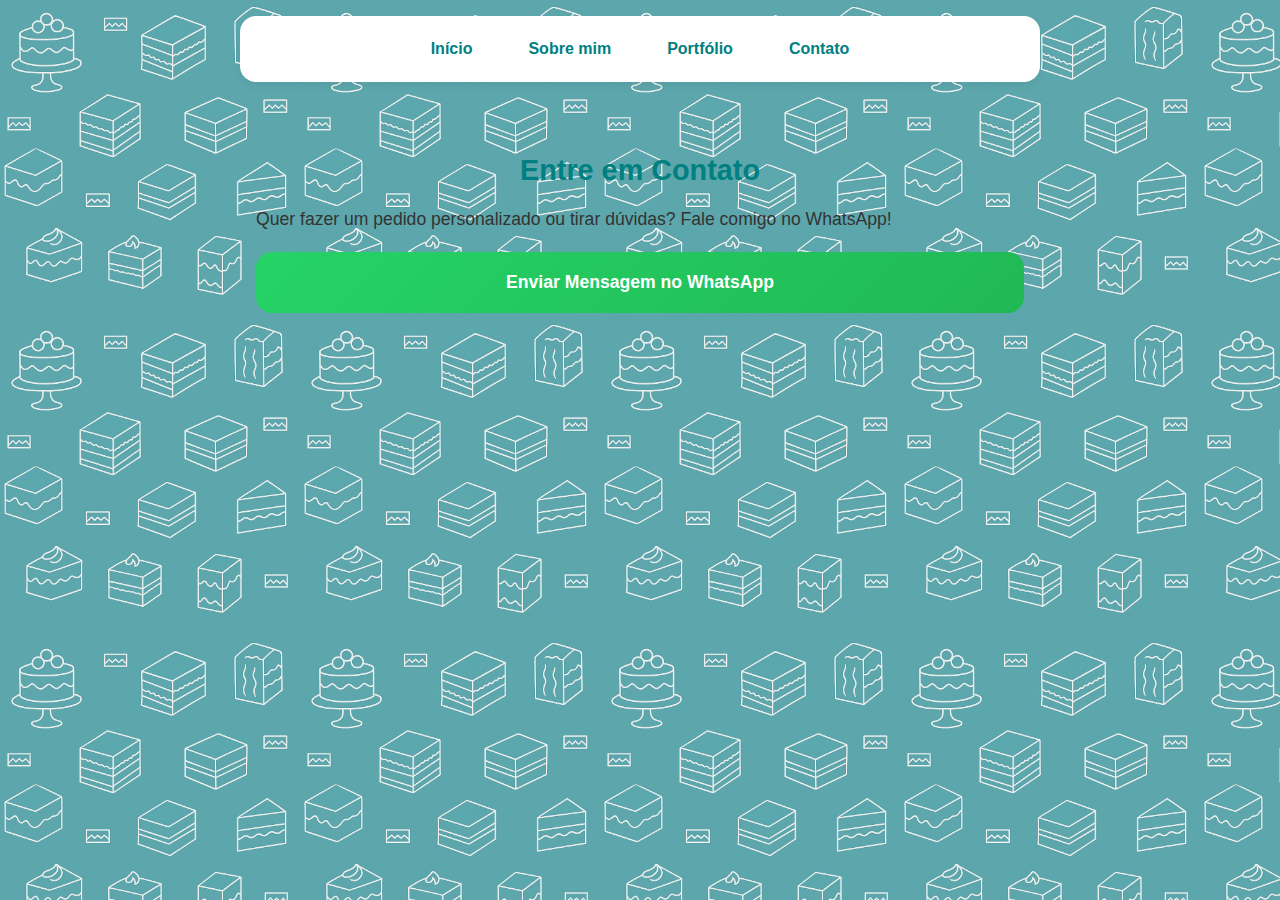
<file: contato.html>
<!DOCTYPE html>
<html lang="pt-BR">
<head>
  <meta charset="UTF-8">
  <meta name="viewport" content="width=device-width, initial-scale=1.0">
  <title>Contato - Italo Cakes</title>
  <link rel="stylesheet" href="style.css">
</head>
<body>
  <nav class="menu">
    <a href="index.html">Início</a>
    <a href="sobre.html">Sobre mim</a>
    <a href="portfolio.html">Portfólio</a>
    <a href="contato.html">Contato</a>
  </nav>

  <section>
    <h2>Entre em Contato</h2>
    <p>Quer fazer um pedido personalizado ou tirar dúvidas? Fale comigo no WhatsApp!</p>
    <a href="https://wa.me/5599999999999" target="_blank" class="whatsapp">Enviar Mensagem no WhatsApp</a>
  </section>
</body>
</html>
</file>
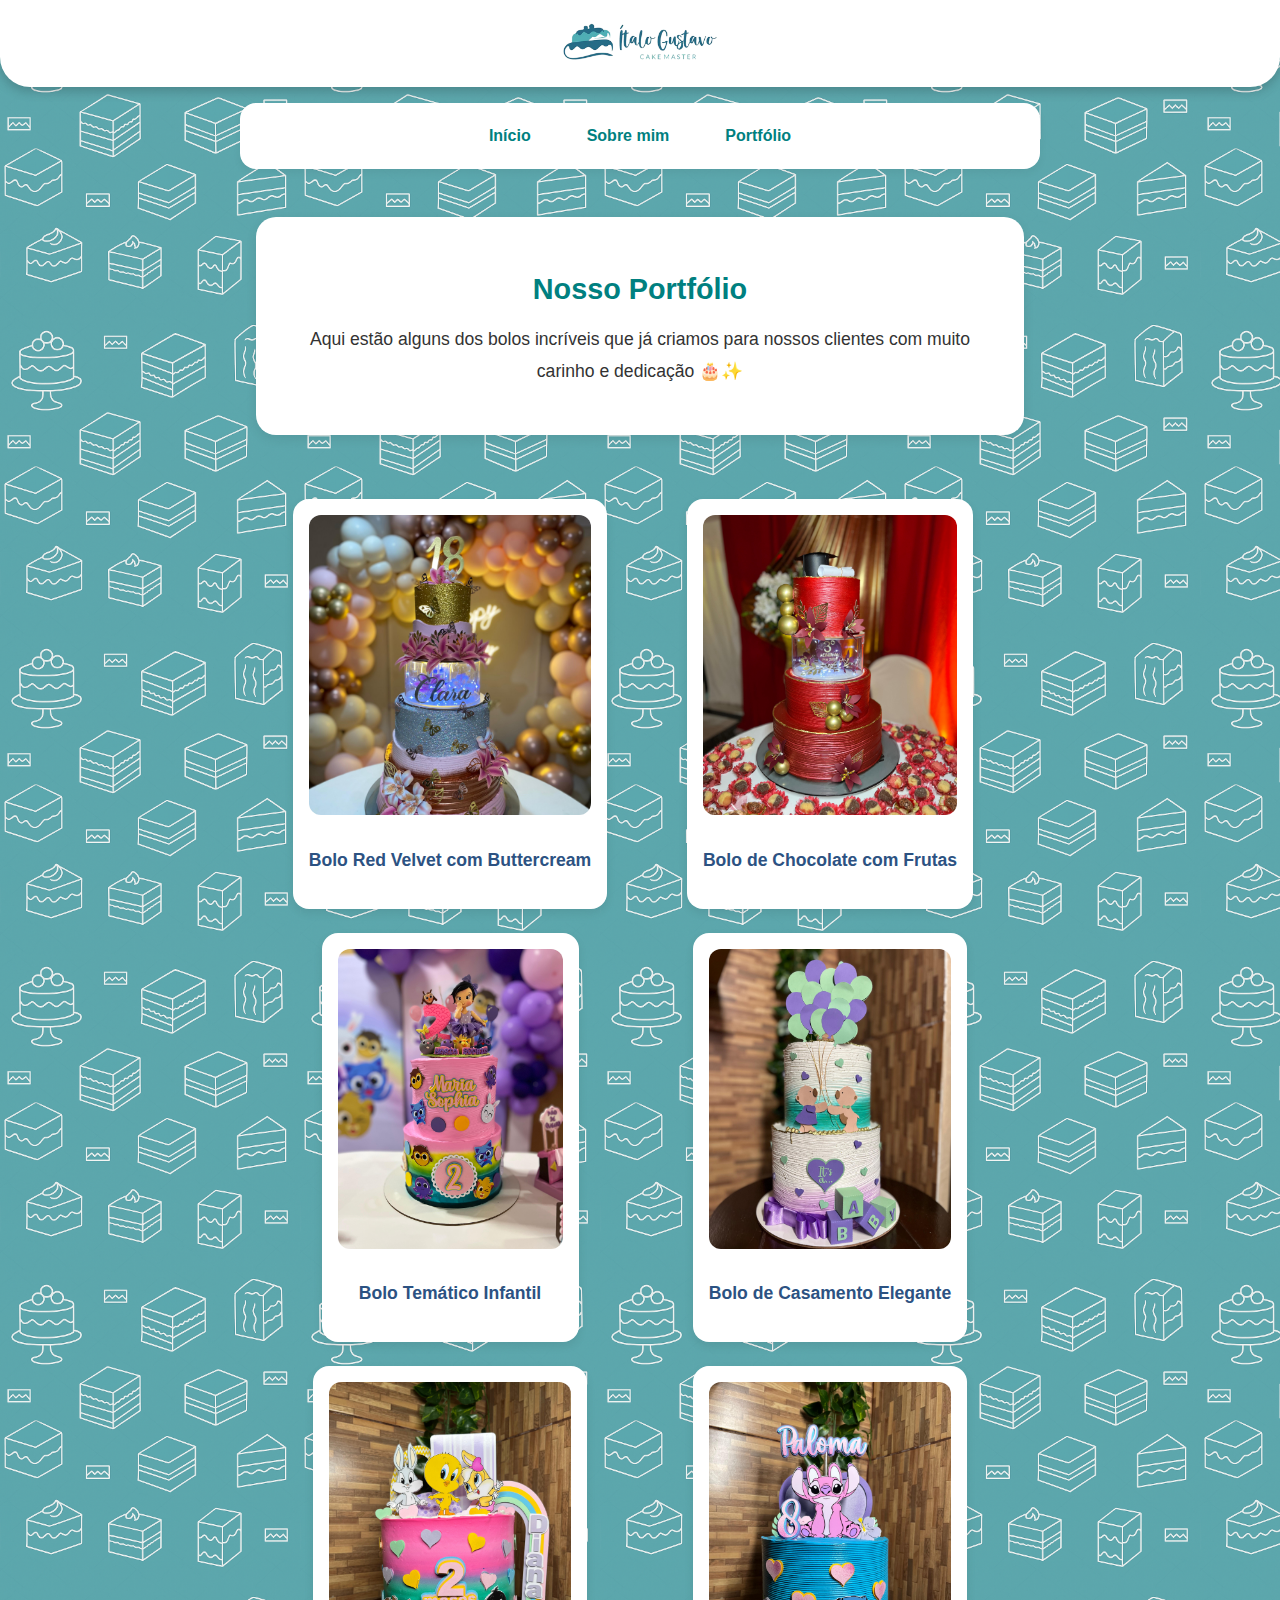
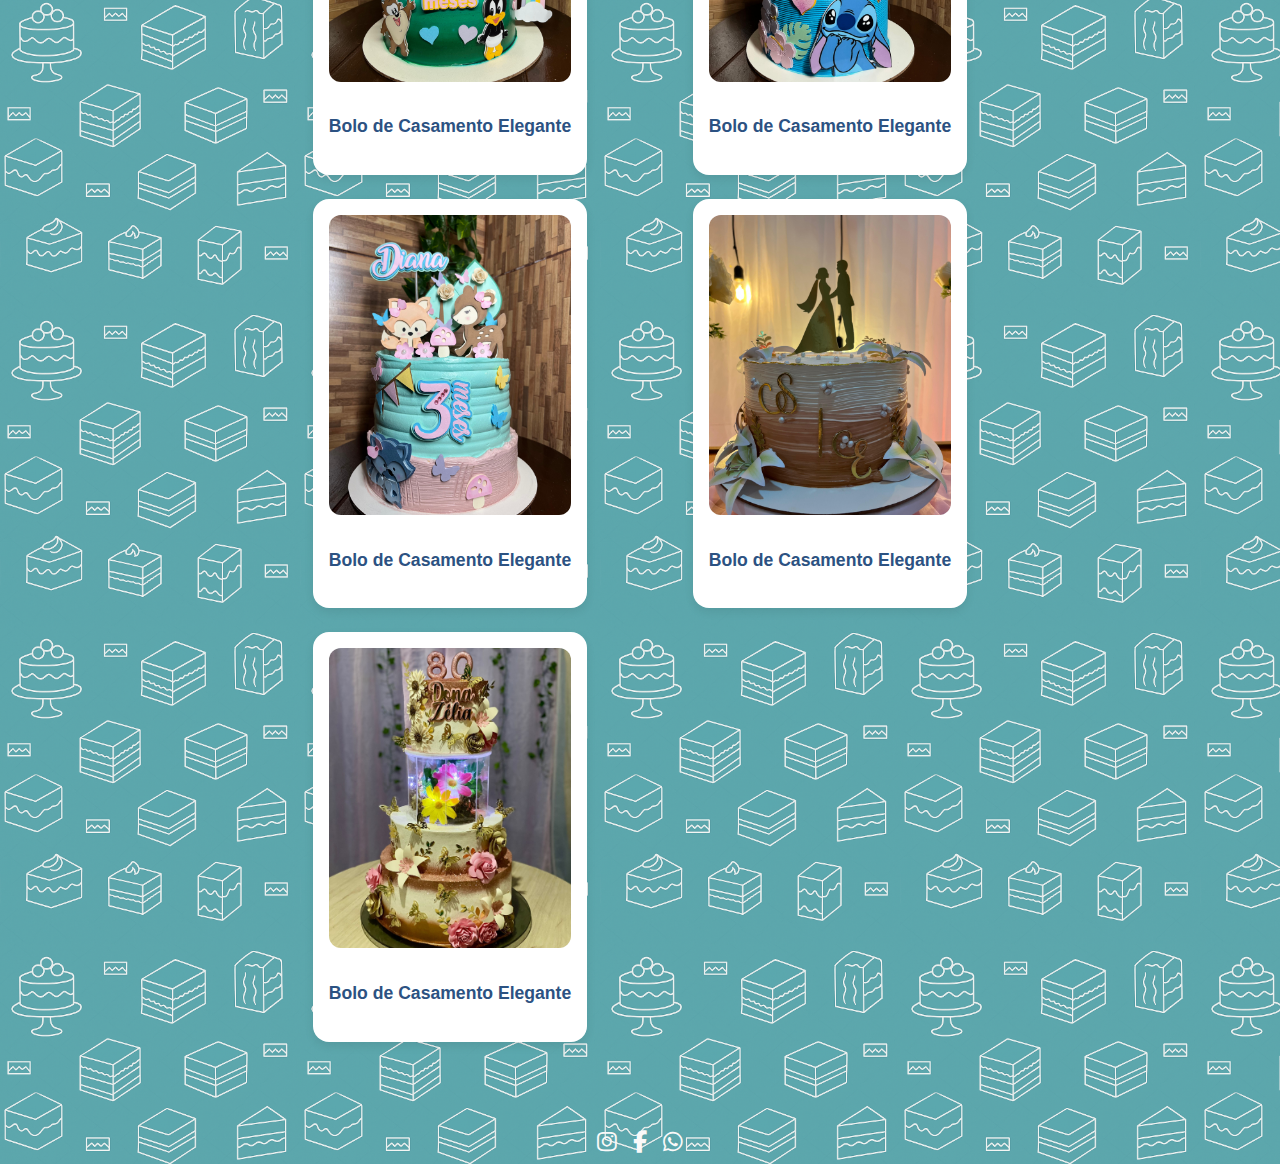
<file: portfolio.html>
<!DOCTYPE html>
<html lang="pt-BR">
<head>
  <meta charset="UTF-8" />
  <meta name="viewport" content="width=device-width, initial-scale=1.0"/>
  <title>Portfólio - Italo Cakes</title>
  <link rel="stylesheet" href="style.css" />
  <link rel="stylesheet" href="https://cdnjs.cloudflare.com/ajax/libs/font-awesome/6.4.0/css/all.min.css" />
</head>
<body>

<header class="banner-header">
  <img src="img/banner-topo.png" alt="Banner Italo Cakes" class="banner-img" />
</header>
<nav class="menu">
  <a href="home.html">Início</a>
  <a href="sobre.html">Sobre mim</a>
  <a href="portfolio.html">Portfólio</a>
</nav>
<section class="card">
  <div class="portfolio-header">
    <h2>Nosso Portfólio</h2>
    <p style="text-align: center;">Aqui estão alguns dos bolos incríveis que já criamos para nossos clientes com muito carinho e dedicação 🎂✨</p>
  </div>

  <div class="portfolio-grid">
    <div class="portfolio-item">
      <img src="img/bolo1.png" alt="Bolo Decorado 1">
      <p style="font-weight: 600; color: #2c5282;">Bolo Red Velvet com Buttercream</p>
    </div>
    <div class="portfolio-item">
      <img src="img/bolo2.png" alt="Bolo Decorado 2">
      <p style="font-weight: 600; color: #2c5282;">Bolo de Chocolate com Frutas</p>
    </div>
    <div class="portfolio-item">
      <img src="img/bolo3.png" alt="Bolo Decorado 3">
      <p style="font-weight: 600; color: #2c5282;">Bolo Temático Infantil</p>
    </div>
    <div class="portfolio-item">
      <img src="img/bolo4.png" alt="Bolo Decorado 4">
      <p style="font-weight: 600; color: #2c5282;">Bolo de Casamento Elegante</p>
    </div>
        <div class="portfolio-item">
      <img src="img/bolo5.png" alt="Bolo Decorado 5">
      <p style="font-weight: 600; color: #2c5282;">Bolo de Casamento Elegante</p>
    </div>
        <div class="portfolio-item">
      <img src="img/bolo6.png" alt="Bolo Decorado 6">
      <p style="font-weight: 600; color: #2c5282;">Bolo de Casamento Elegante</p>
    </div>
        <div class="portfolio-item">
      <img src="img/bolo7.png" alt="Bolo Decorado 7">
      <p style="font-weight: 600; color: #2c5282;">Bolo de Casamento Elegante</p>
    </div>
        <div class="portfolio-item">
      <img src="img/bolo8.png" alt="Bolo Decorado 8">
      <p style="font-weight: 600; color: #2c5282;">Bolo de Casamento Elegante</p>
    </div>
        <div class="portfolio-item">
      <img src="img/bolo9.png" alt="Bolo Decorado 9">
      <p style="font-weight: 600; color: #2c5282;">Bolo de Casamento Elegante</p>
    </div>
    <!-- Adicione mais bolos conforme necessário -->
  </div>
</section>

</body>

<footer class="social-footer">
  <div class="social-icons">
    <a href="https://www.instagram.com/italo_cakes/" target="_blank" aria-label="Instagram">
      <i class="fab fa-instagram"></i>
    </a>
    <a href="#" aria-label="Facebook">
      <i class="fab fa-facebook-f"></i>
    </a>
    <a href="#" aria-label="WhatsApp">
      <i class="fab fa-whatsapp"></i>
    </a>
  </div>
</footer>
</html>
</file>
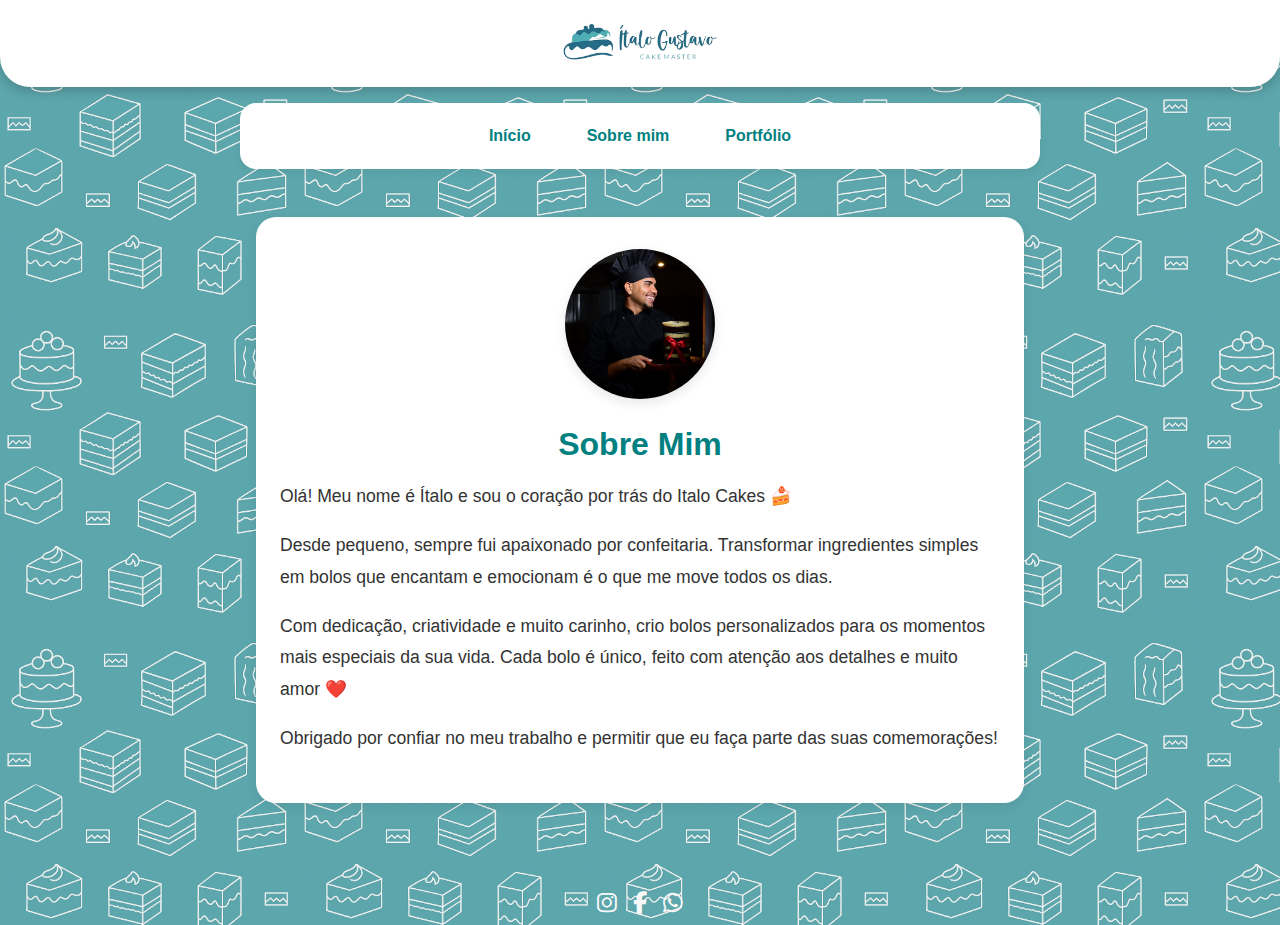
<file: sobre.html>
<!DOCTYPE html>
<html lang="pt-BR">
<head>
  <meta charset="UTF-8" />
  <meta name="viewport" content="width=device-width, initial-scale=1.0"/>
  <title >Sobre Mim - Italo Cakes</title>
  <link rel="stylesheet" href="style.css" />
   <link rel="stylesheet" href="https://cdnjs.cloudflare.com/ajax/libs/font-awesome/6.4.0/css/all.min.css" />
</head>
<body>

<header class="banner-header">
  <img src="img/banner-topo.png" alt="Banner Italo Cakes" class="banner-img" />
</header>
<nav class="menu">
  <a href="home.html">Início</a>
  <a href="sobre.html">Sobre mim</a>
  <a href="portfolio.html">Portfólio</a>
</nav>

<section class="sobre-mim-container">
  <div class="sobre-mim-card">
    <img src="img/gustavo.png" alt="Ítalo" class="foto-perfil" />
    <h2>Sobre Mim</h2>
    <p>Olá! Meu nome é Ítalo e sou o coração por trás do Italo Cakes 🍰</p>

    <p>Desde pequeno, sempre fui apaixonado por confeitaria. Transformar ingredientes simples em bolos que encantam e emocionam é o que me move todos os dias.</p>

    <p>Com dedicação, criatividade e muito carinho, crio bolos personalizados para os momentos mais especiais da sua vida. Cada bolo é único, feito com atenção aos detalhes e muito amor ❤️</p>

    <p>Obrigado por confiar no meu trabalho e permitir que eu faça parte das suas comemorações!</p>
  </div>
</section>

</body>

<footer class="social-footer">
  <div class="social-icons">
    <a href="https://www.instagram.com/italo_cakes/" target="_blank" aria-label="Instagram">
      <i class="fab fa-instagram"></i>
    </a>
    <a href="#" aria-label="Facebook">
      <i class="fab fa-facebook-f"></i>
    </a>
    <a href="#" aria-label="WhatsApp">
      <i class="fab fa-whatsapp"></i>
    </a>
  </div>
</footer>
</html>
</file>
<file: style.css>
body {
  font-family: 'Poppins', sans-serif;
  background: url('img/bg-azul.png') repeat;
  background-size: 300px auto; /* ajuste o tamanho conforme preferir */
  color: #244236;
}

/* Banner e Menu */
.banner-header {
  background-color: #ffffff; /* verde esmeralda escuro */
  border-radius: 0 0 30px 30px; /* arredondado na parte inferior */
  padding: 20px;
  text-align: center;
  box-shadow: 0 4px 12px rgba(0, 0, 0, 0.2);
  position: relative;
  z-index: 10;
}

.banner-header .banner-img {
  width: 280px;
  max-width: 80%;
  height: auto;
  border-radius: 20px;
  animation: flutuar 5s ease-in-out infinite;
}

.banner-img {
  max-width: 100%;
  height: auto;
  animation: flutuar 5s ease-in-out infinite;
}

@media (max-width: 768px) {
  .banner-header .banner-img {
    width: 240px; /* Aumentado de 220px para 240px */
  }
}

@media (max-width: 480px) {
  .banner-header .banner-img {
    width: 220px; /* Aumentado de 180px para 220px */
  }
}

@keyframes flutuar {
  0%, 100% {
    transform: translateY(0);
  }
  50% {
    transform: translateY(-10px);
  }
}

section,
.sobre-mim-container {
  padding: 2rem 1rem;
  max-width: 800px;
  margin: auto;
}

h2,
.sobre-mim-card h2 {
  font-size: 1.8rem;
  margin-bottom: 1rem;
  text-align: center;
  font-weight: 600;
  color: #008080;
}

.sobre-mim-card h2 {
  font-size: 2rem;
}

p,
.sobre-mim-card p {
  font-size: 1.1rem;
  color: #333;
  line-height: 1.8;
  margin-bottom: 1rem;
}

.customizer,
.testimonials,
.sobre-mim-card,
.portfolio-header {
  background-color: #ffffff;
  border-radius: 20px;
  box-shadow: 0 4px 12px rgba(0, 0, 0, 0.08);
  padding: 2rem 1.5rem;
  margin-bottom: 2rem;
  animation: fadeIn 1s ease;
}

.customizer label,
#adicionais label,
label {
  font-weight: 600;
  display: block;
  margin: 0.4rem 0;
  font-size: 1rem;
}

label i,
.card label i {
  margin-right: 8px;
  vertical-align: middle;
  font-size: 1rem;
}

.customizer input[type="text"],
.customizer select,
.customizer textarea#mensagem {
  width: 100%;
  padding: 0.6rem 2.5rem;
  border: 1px solid #ccc;
  border-radius: 8px;
  margin-bottom: 1rem;
  background-color: #ffffff;
  background-repeat: no-repeat;
  background-position: 10px center;
  background-size: 20px;
  transition: box-shadow 0.3s ease;
}

.customizer textarea#mensagem {
  resize: none;
  font-family: 'Poppins', sans-serif;
  background-image: url('https://cdn.jsdelivr.net/npm/@tabler/icons/icons/message.svg');
}

.customizer input[type="text"]:focus,
.customizer select:focus,
.customizer textarea#mensagem:focus {
  box-shadow: 0 0 5px rgba(64, 224, 208, 0.5);
  outline: none;
}

textarea {
  width: 100%;
  max-width: 100%;
  box-sizing: border-box;
  padding: 10px;
  border-radius: 10px;
  resize: vertical;
}

.foto-perfil {
  width: 150px;
  height: 150px;
  object-fit: cover;
  border-radius: 50%;
  display: block;
  margin: 0 auto 1.5rem;
  box-shadow: 0 4px 12px rgba(0, 0, 0, 0.1);
  animation: fadeIn 1s ease;
}

.menu {
  display: flex;
  justify-content: center;
  gap: 1.5rem;
  background-color: #ffffff;
  padding: 1rem;
  border-radius: 16px;
  box-shadow: 0 4px 8px rgba(0, 0, 0, 0.05);
  margin: 1rem auto;
  max-width: 800px;
  flex-wrap: wrap;
}

.menu a {
  text-decoration: none;
  font-weight: 600;
  color: #008080;
  padding: 0.5rem 1rem;
  border-radius: 8px;
  transition: background-color 0.3s ease;
}

.menu a:hover {
  background-color: #c4f5f0;
}

.portfolio-grid {
  display: grid;
  grid-template-columns: repeat(auto-fit, minmax(180px, 1fr));
  gap: 1.5rem;
  padding: 2rem 1rem;
  justify-items: center;
}

.portfolio-item {
  background-color: #fff;
  border-radius: 16px;
  box-shadow: 0 4px 10px rgba(0, 0, 0, 0.08);
  padding: 1rem;
  text-align: center;
  transition: transform 0.3s ease;
}

.portfolio-item:hover {
  transform: scale(1.03);
}

.portfolio-item img {
  width: 100%;
  height: 300px;
  object-fit: cover;
  border-radius: 12px;
  margin-bottom: 0.5rem;
  transition: transform 0.3s ease;
}

.portfolio-item img:hover {
  transform: scale(1.05);
}

.portfolio-item p {
  font-weight: 600;
  color: #4169E1;
}

@media (min-width: 768px) {
  .portfolio-grid {
    grid-template-columns: repeat(2, 1fr);
  }
}

.titulo-bolo {
  color: #008080;
}

.total {
  font-weight: 700;
  font-size: 1.2rem;
  margin: 1rem 0;
  text-align: center;
  color: #008080;
  background-color: #c4f5f0;
  padding: 0.6rem;
  border-radius: 8px;
}

.social-footer {
  padding: 0.5rem 0;
  text-align: center;
  margin-top: 1rem;
}

.social-icons {
  display: flex;
  justify-content: center;
  gap: 1rem;
  font-size: 1.4rem;
}

.social-icons a {
  color: #faf9f9;
  transition: color 0.2s;
}

.social-icons a:hover {
  color: #30036b;
}

.whatsapp {
  display: flex;
  align-items: center;
  justify-content: center;
  gap: 0.75rem;
  background: linear-gradient(135deg, #25d366 0%, #20b954 100%);
  color: white;
  padding: 1.25rem 2rem;
  border: none;
  border-radius: 16px;
  font-size: 1.1rem;
  font-weight: 600;
  cursor: pointer;
  width: 100%;
  transition: all 0.3s ease;
  text-decoration: none;
}

.whatsapp:hover {
  transform: translateY(-2px);
  box-shadow: 0 8px 25px rgba(37, 211, 102, 0.3);
}

.testimonial-container {
  display: grid;
  gap: 1rem;
}

.testimonial {
  background-color: #fffaf0;
  border-left: 4px solid #4169E1;
  padding: 1rem;
  border-radius: 12px;
  font-style: italic;
  color: #333;
  box-shadow: 0 2px 8px rgba(0, 0, 0, 0.1);
  text-align: center;
  animation: fadeInUp 0.8s ease forwards;
  opacity: 0;
}

/* Animations */
@keyframes fadeIn {
  from { opacity: 0; transform: translateY(20px); }
  to { opacity: 1; transform: translateY(0); }
}

@keyframes fadeInUp {
  from { opacity: 0; transform: translateY(20px); }
  to { opacity: 1; transform: translateY(0); }
}
#montar-bolo-btn {
  display: inline-block;
  background-color: #ff69b4;
  color: white;
  padding: 1rem 2rem;
  font-size: 1.2rem;
  font-weight: 600;
  border: none;
  border-radius: 12px;
  cursor: pointer;
  text-decoration: none;
  transition: background-color 0.3s ease, transform 0.2s ease;
  margin: 1.5rem auto;
  text-align: center;
}

#montar-bolo-btn:hover {
  background-color: #ff85c1;
  transform: scale(1.05);
}

.instagram-section {
  padding: 40px 20px;
  background-color: #fff;
  max-width: 1200px;
  margin: 0 auto;
}

.swiper {
  width: 100%;
  padding-bottom: 30px;
}

.swiper-wrapper {
  display: flex;
  align-items: center;
}

.swiper-slide {
  background: #fdfdfd;
  border-radius: 12px;
  overflow: hidden;
  box-shadow: 0 4px 12px rgba(0, 0, 0, 0.08);
  transition: transform 0.3s ease;
}

.swiper-slide:hover {
  transform: scale(1.05);
}

.swiper-slide img {
  width: 100%;
  height: auto;
  display: block;
  object-fit: cover;
}


/* RESET GERAL */
html, body {
  margin: 0;
  padding: 0;
  overflow-x: hidden;
}

* {
  box-sizing: border-box;
}

/* SEÇÃO PRINCIPAL */
.cake-choice {
  background-color: rgba(255, 255, 255, 0.65); /* branco com 85% opacidade */
  background-image: none; /* remove imagem */
  background-repeat: no-repeat;
  background-size: cover;
  background-position: center top;
  position: relative;
  z-index: 0;
  border-radius: 20px;
  text-align: center;
  padding: 40px 20px;
  font-family: 'Arial Rounded MT Bold', sans-serif;
  margin: 40px auto;
  width: 100%;
  overflow: hidden;
}

.cake-choice .container {
  max-width: 1200px;
  margin: 0 auto;
}

/* DESTACAR TÍTULO */
.cake-choice .title {
  font-size: 40px;
  color: #123838;
  margin-bottom: 40px;
  text-shadow: 2px 2px 6px rgba(0, 0, 0, 0.2);
  position: relative;
}

.cake-options {
  display: flex;
  flex-wrap: wrap;
  justify-content: center;
  gap: 20px;
}

/* CARD AJUSTADO PARA CABER MAIS NA LINHA */
.cake-card {
  background-color: #fff;
  border-radius: 20px;
  overflow: hidden;
  width: 100%;
  max-width: 220px;
  box-shadow: 0 6px 16px rgba(0, 0, 0, 0.08);
  transition: transform 0.3s ease;
  display: flex;
  flex-direction: column;
  align-items: center;
}

.cake-card:hover {
  transform: scale(1.03);
}

.cake-img {
  width: 100%;
  height: 160px;
  object-fit: cover;
  display: block;
}

.cake-name {
  font-size: 18px;
  color: #3a2b22;
  margin: 16px 0 8px;
}

.order-btn {
  background-color: #cc5b1c;
  color: white;
  border: none;
  border-radius: 999px;
  padding: 10px 20px;
  font-size: 14px;
  font-weight: bold;
  margin-bottom: 20px;
  cursor: pointer;
  transition: background-color 0.3s ease;
}

.order-btn:hover {
  background-color: #b44f19;
}

/* RESPONSIVO */
@media (max-width: 1024px) {
  .cake-card {
    flex: 1 1 220px;
    max-width: 48%; /* 2 por linha */
  }
}

@media (max-width: 768px) {
  .cake-choice {
    padding: 30px 15px;
    margin: 20px auto;
  }

  .cake-choice .title {
    font-size: 28px;
    margin-bottom: 24px;
  }

.cake-options {
  display: flex;
  flex-wrap: wrap;
  justify-content: center;
  gap: 30px;
  padding: 0 10px;
}

.cake-card {
  background-color: #fff;
  border-radius: 20px;
  overflow: hidden;
  width: 100%;
  max-width: 280px;
  box-shadow: 0 6px 16px rgba(0, 0, 0, 0.08);
  transition: transform 0.3s ease;
  flex: 1 1 240px; /* permite que os cards se ajustem lado a lado */
}

  .cake-img {
    height: 140px;
     box-sizing: border-box;
  }

  .cake-name {
    font-size: 16px;
    margin: 12px 0 6px;
  }

  .order-btn {
    padding: 10px 18px;
    font-size: 13px;
  }
}

@media (max-width: 480px) {
  .cake-card {
    max-width: 100%; /* 1 por linha */
  }

  .cake-choice .title {
    font-size: 22px;
  }

  .cake-img {
    height: 130px;
  }

  .cake-name {
    font-size: 15px;
  }

  .order-btn {
    padding: 8px 16px;
    font-size: 12px;
  }
}
</file>
